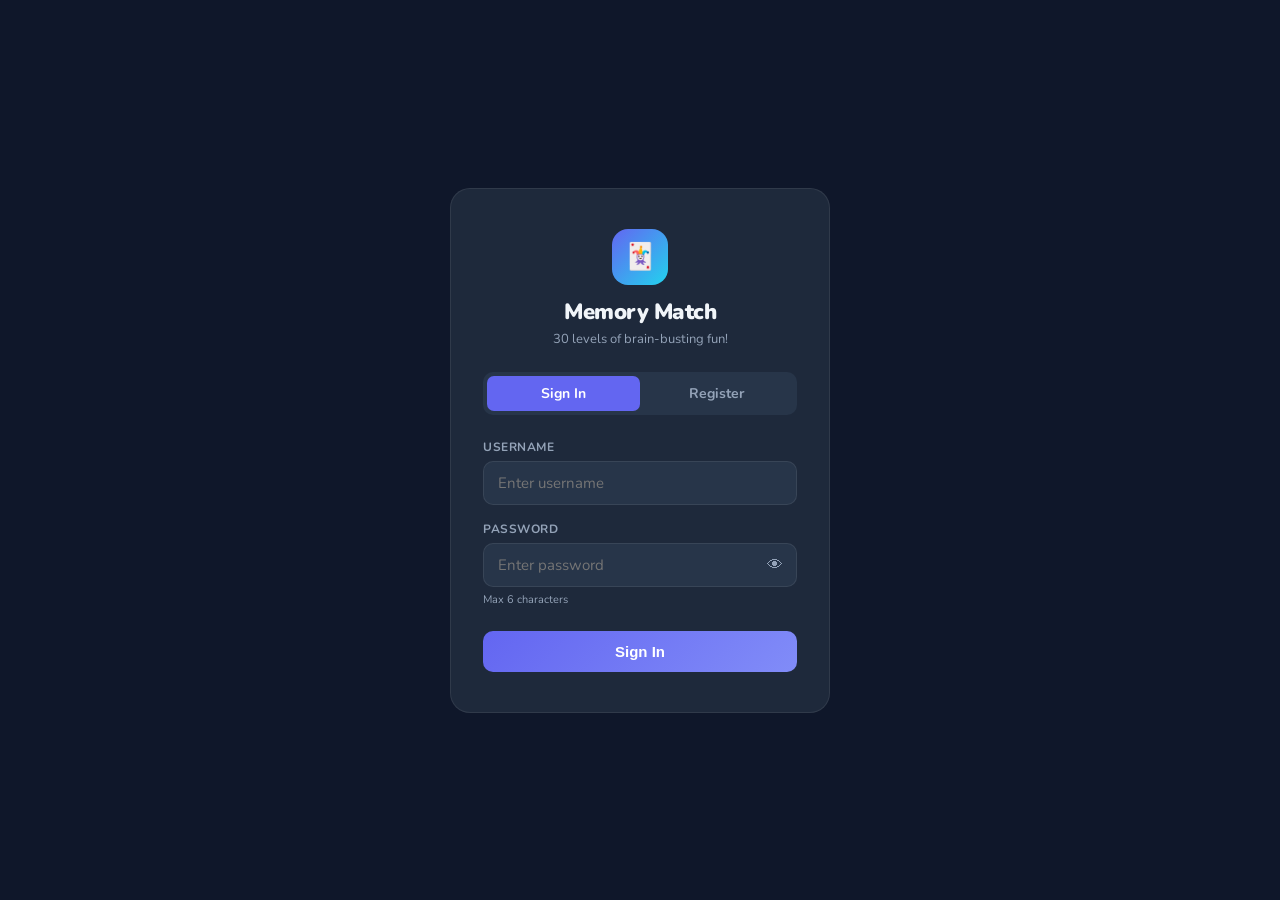
<file: memory-match-game/index.html>
<!DOCTYPE html>
<html lang="en">
<head>
  <meta charset="UTF-8" />
  <meta name="viewport" content="width=device-width, initial-scale=1.0" />
  <title>Memory Match — 30 Levels</title>
  <link rel="stylesheet" href="style.css" />
</head>
<body>
<div id="app" style="position:relative">
  <div id="auth">
    <div class="auth-card">
      <div class="auth-logo">
        <div class="logo-icon">🃏</div>
        <h1>Memory Match</h1>
        <p>30 levels of brain-busting fun!</p>
      </div>
      <div class="auth-tabs">
        <div class="auth-tab active" onclick="switchTab('login')">Sign In</div>
        <div class="auth-tab" onclick="switchTab('register')">Register</div>
      </div>
      <div id="login-form">
        <div class="form-group"><label>Username</label><div class="input-wrap"><input type="text" id="lu" placeholder="Enter username" /></div></div>
        <div class="form-group"><label>Password</label><div class="input-wrap"><input type="password" id="lp" placeholder="Enter password" maxlength="6" /><button class="show-btn" onclick="togglePw('lp', this)">👁</button></div><div class="hint">Max 6 characters</div></div>
        <div class="amsg" id="lmsg"></div>
        <button class="btn-pri" onclick="doLogin()">Sign In</button>
      </div>
      <div id="register-form" style="display:none">
        <div class="form-group"><label>Username</label><div class="input-wrap"><input type="text" id="ru" placeholder="Choose username" /></div></div>
        <div class="form-group"><label>Password</label><div class="input-wrap"><input type="password" id="rp" placeholder="Max 6 characters" maxlength="6" oninput="pwStrength(this.value)" /><button class="show-btn" onclick="togglePw('rp', this)">👁</button></div><div class="hint" id="pwhint">Max 6 characters</div></div>
        <div class="form-group"><label>Confirm Password</label><div class="input-wrap"><input type="password" id="rp2" placeholder="Repeat password" maxlength="6" /><button class="show-btn" onclick="togglePw('rp2', this)">👁</button></div></div>
        <div class="amsg" id="rmsg"></div>
        <button class="btn-pri" onclick="doRegister()">Create Account</button>
      </div>
    </div>
  </div>
  <div id="lvlsel">
    <div class="top-bar">
      <div style="display:flex;align-items:center;gap:10px"><span class="brand">🃏 Memory Match</span><span class="uname" id="ls-uname"></span></div>
      <button class="btn-sm" onclick="logout()">Log Out</button>
    </div>
    <div class="diff-tabs">
      <div class="diff-tab easy active" onclick="showDiff('easy', this)">Easy</div>
      <div class="diff-tab med" onclick="showDiff('med', this)">Medium</div>
      <div class="diff-tab hard" onclick="showDiff('hard', this)">Hard</div>
    </div>
    <div id="diff-info"></div>
    <div class="lvl-grid" id="lvl-grid"></div>
  </div>
  <div id="game">
    <div class="game-hdr">
      <div class="hdr-left"><span class="brand">🃏 Memory Match</span></div>
      <div class="hdr-stats">
        <div class="stat-pill"><span>Moves:</span> <span id="g-moves">0</span></div>
        <div class="stat-pill"><span>Limit:</span> <span id="g-limit">-</span></div>
        <div class="stat-pill"><span>Pairs:</span> <span id="g-pairs">0/0</span></div>
        <div class="stat-pill"><span>Time:</span> <span id="g-time">0s</span></div>
        <button class="btn-sm" onclick="goLevels()">Levels</button>
        <button class="btn-sm" onclick="restartLevel()">Restart</button>
      </div>
    </div>
    <div class="lvl-bar">
      <div class="lvl-bar-l"><span class="lvl-tag" id="g-diff-tag">Easy</span><span class="lvl-title" id="g-lvl-title">Level 1</span></div>
      <span class="move-limit" id="g-star-hint"></span>
    </div>
    <div class="prog-wrap">
      <div class="prog-bar-bg"><div class="prog-bar-fg" id="prog-bar" style="width:0%"></div></div>
      <span class="prog-label" id="prog-label">0 / 0 pairs</span>
    </div>
    <div class="board-wrap"><div id="board"></div></div>
  </div>
  <div class="overlay" id="win-ov">
    <div class="ov-card">
      <div class="ov-icon">🎉</div><div class="ov-title">Level Clear!</div>
      <div class="ov-sub" id="wov-sub"></div><div class="star-row" id="wov-stars"></div>
      <div class="ov-stats">
        <div class="ov-stat"><div class="ov-stat-v" id="wov-moves"></div><div class="ov-stat-l">Moves</div></div>
        <div class="ov-stat"><div class="ov-stat-v" id="wov-time"></div><div class="ov-stat-l">Seconds</div></div>
        <div class="ov-stat"><div class="ov-stat-v" id="wov-stars2"></div><div class="ov-stat-l">Stars</div></div>
      </div>
      <div class="ov-btns">
        <button class="btn-pri" id="wov-next" onclick="nextLevel()">Next Level</button>
        <button class="btn-sec" onclick="restartLevel(); hideOv('win-ov')">Retry</button>
        <button class="btn-sec" onclick="goLevels(); hideOv('win-ov')">Level Select</button>
      </div>
    </div>
  </div>
  <div class="overlay" id="fail-ov">
    <div class="ov-card">
      <div class="ov-icon">💔</div><div class="ov-title">Out of Moves!</div>
      <div class="ov-sub" id="fov-sub"></div>
      <div class="ov-btns" style="margin-top:1.5rem">
        <button class="btn-pri" onclick="restartLevel(); hideOv('fail-ov')">Try Again</button>
        <button class="btn-sec" onclick="goLevels(); hideOv('fail-ov')">Level Select</button>
      </div>
    </div>
  </div>
</div>
<script src="game.js"></script>
</body>
</html>
</file>
<file: memory-match-game/style.css>
@import url('https://fonts.googleapis.com/css2?family=Nunito:wght@400;600;700;800;900&display=swap');

* { box-sizing: border-box; margin: 0; padding: 0; }

:root {
  --bg:   #0f172a;
  --sur:  #1e293b;
  --sur2: #273549;
  --acc:  #6366f1;
  --acc2: #22d3ee;
  --tx:   #f1f5f9;
  --tx2:  #94a3b8;
  --brd:  rgba(255,255,255,0.08);
  --dan:  #f43f5e;
  --suc:  #10b981;
  --warn: #f59e0b;
}

body {
  font-family: 'Nunito', sans-serif;
  background: var(--bg);
  color: var(--tx);
  min-height: 100vh;
}

#app { min-height: 100vh; display: flex; flex-direction: column; position: relative; }

/* ── AUTH ───────────────────────────────────────────── */
#auth {
  display: flex;
  align-items: center;
  justify-content: center;
  min-height: 100vh;
  padding: 1rem;
}
.auth-card {
  background: var(--sur);
  border: 1px solid var(--brd);
  border-radius: 20px;
  padding: 2.5rem 2rem;
  width: 100%;
  max-width: 380px;
}
.auth-logo { text-align: center; margin-bottom: 1.5rem; }
.logo-icon {
  width: 56px; height: 56px; border-radius: 16px;
  background: linear-gradient(135deg, var(--acc), var(--acc2));
  display: flex; align-items: center; justify-content: center;
  font-size: 26px; margin: 0 auto .75rem;
}
.auth-logo h1 { font-size: 22px; font-weight: 900; letter-spacing: -.5px; }
.auth-logo p  { font-size: 13px; color: var(--tx2); margin-top: 3px; }

.auth-tabs {
  display: flex; background: var(--sur2);
  border-radius: 10px; padding: 4px; margin-bottom: 1.5rem;
}
.auth-tab {
  flex: 1; padding: 8px; text-align: center; border-radius: 7px;
  cursor: pointer; font-size: 14px; font-weight: 700; color: var(--tx2);
  transition: all .2s;
}
.auth-tab.active { background: var(--acc); color: #fff; }

.form-group { margin-bottom: 1rem; }
.form-group label {
  display: block; font-size: 12px; font-weight: 700;
  color: var(--tx2); margin-bottom: 6px;
  text-transform: uppercase; letter-spacing: .5px;
}
.input-wrap { position: relative; }
.input-wrap input {
  width: 100%; padding: 11px 40px 11px 14px;
  background: var(--sur2); border: 1px solid var(--brd);
  border-radius: 10px; color: var(--tx);
  font-size: 15px; font-family: 'Nunito', sans-serif;
  outline: none; transition: border .2s;
}
.input-wrap input:focus { border-color: var(--acc); }

.show-btn {
  position: absolute; right: 10px; top: 50%; transform: translateY(-50%);
  background: none; border: none; cursor: pointer; color: var(--tx2);
  font-size: 16px; padding: 4px; display: flex; align-items: center;
}
.show-btn:hover { color: var(--tx); }

.hint { font-size: 11px; color: var(--tx2); margin-top: 5px; }
.hint.error { color: var(--dan); }
.hint.ok    { color: var(--suc); }

.btn-pri {
  width: 100%; padding: 12px; border-radius: 10px; border: none;
  background: linear-gradient(135deg, var(--acc), #818cf8);
  color: #fff; font-size: 15px; font-weight: 800;
  cursor: pointer; transition: opacity .2s, transform .1s;
  margin-top: .5rem;
}
.btn-pri:hover  { opacity: .9; }
.btn-pri:active { transform: scale(.98); }

.amsg {
  text-align: center; font-size: 13px; margin-top: 1rem;
  padding: 8px; border-radius: 8px; display: none;
}
.amsg.err { background: rgba(244,63,94,.15); color: var(--dan); display: block; }
.amsg.ok  { background: rgba(16,185,129,.15); color: var(--suc); display: block; }

/* ── SHARED TOP BAR ─────────────────────────────────── */
.top-bar {
  display: flex; align-items: center; justify-content: space-between;
  padding: 1rem 1.25rem; background: var(--sur);
  border-bottom: 1px solid var(--brd); flex-wrap: wrap; gap: 8px;
}
.brand {
  font-size: 18px; font-weight: 900;
  background: linear-gradient(135deg, var(--acc), var(--acc2));
  -webkit-background-clip: text; -webkit-text-fill-color: transparent;
}
.uname { font-size: 13px; color: var(--tx2); }
.btn-sm {
  padding: 6px 14px; border-radius: 8px; border: 1px solid var(--brd);
  background: var(--sur2); color: var(--tx);
  font-size: 13px; font-weight: 700; cursor: pointer; transition: all .2s;
}
.btn-sm:hover { background: var(--acc); border-color: var(--acc); }

/* ── LEVEL SELECT ────────────────────────────────────── */
#lvlsel { display: none; flex-direction: column; min-height: 100vh; }

.diff-tabs {
  display: flex; gap: 0; background: var(--sur2);
  border-radius: 12px; padding: 4px;
  margin: 1.25rem auto; max-width: 360px; width: 90%;
}
.diff-tab {
  flex: 1; padding: 8px 0; text-align: center; border-radius: 8px;
  cursor: pointer; font-size: 14px; font-weight: 700;
  color: var(--tx2); transition: all .2s;
}
.diff-tab.easy.active { background: #10b981; color: #fff; }
.diff-tab.med.active  { background: #f59e0b; color: #fff; }
.diff-tab.hard.active { background: #f43f5e; color: #fff; }

.diff-badge {
  display: inline-block; font-size: 11px; font-weight: 700;
  padding: 3px 10px; border-radius: 20px; margin: 0 auto .5rem;
}
.diff-badge.easy { background: rgba(16,185,129,.15); color: #10b981; }
.diff-badge.med  { background: rgba(245,158,11,.15);  color: #f59e0b; }
.diff-badge.hard { background: rgba(244,63,94,.15);   color: #f43f5e; }

#diff-info { text-align: center; padding: 0 1rem .75rem; }
.lvl-info  { font-size: 13px; color: var(--tx2); padding-bottom: 1rem; }

.lvl-grid {
  display: grid; grid-template-columns: repeat(5, 1fr);
  gap: 10px; padding: 0 1.25rem 1.5rem;
  max-width: 560px; margin: 0 auto; width: 100%;
}
.lvl-btn {
  aspect-ratio: 1; border-radius: 14px;
  border: 2px solid var(--brd); background: var(--sur2);
  cursor: pointer; display: flex; flex-direction: column;
  align-items: center; justify-content: center;
  gap: 4px; transition: all .2s;
}
.lvl-btn:hover:not(.locked) { transform: scale(1.06); border-color: var(--acc); }
.lvl-btn.locked  { opacity: .4; cursor: not-allowed; }
.lvl-btn.done    { border-color: var(--suc); }
.lvl-btn .lvl-num { font-size: 20px; font-weight: 900; }
.lvl-btn .stars   { font-size: 13px; letter-spacing: 1px; }
.lvl-btn .lock-ico{ font-size: 18px; }

/* ── GAME SCREEN ─────────────────────────────────────── */
#game { display: none; flex-direction: column; min-height: 100vh; }

.game-hdr {
  display: flex; align-items: center; justify-content: space-between;
  padding: 1rem 1.25rem; background: var(--sur);
  border-bottom: 1px solid var(--brd); flex-wrap: wrap; gap: 8px;
}
.hdr-left  { display: flex; align-items: center; gap: 10px; }
.hdr-stats { display: flex; gap: 10px; align-items: center; flex-wrap: wrap; }

.stat-pill {
  background: var(--sur2); border: 1px solid var(--brd);
  border-radius: 20px; padding: 5px 12px;
  font-size: 13px; font-weight: 700;
}
.stat-pill span { color: var(--tx2); font-weight: 600; }

.lvl-bar {
  display: flex; align-items: center; justify-content: space-between;
  padding: .75rem 1.25rem; background: var(--sur);
  border-bottom: 1px solid var(--brd);
}
.lvl-bar-l { display: flex; align-items: center; gap: 10px; }
.lvl-tag {
  font-size: 13px; font-weight: 700; padding: 4px 12px; border-radius: 20px;
}
.lvl-tag.easy { background: rgba(16,185,129,.15); color: #10b981; }
.lvl-tag.med  { background: rgba(245,158,11,.15);  color: #f59e0b; }
.lvl-tag.hard { background: rgba(244,63,94,.15);   color: #f43f5e; }
.lvl-title  { font-size: 15px; font-weight: 800; }
.move-limit { font-size: 13px; color: var(--tx2); }

.prog-wrap {
  display: flex; align-items: center; gap: 10px;
  padding: .5rem 1.25rem; background: var(--sur);
  border-bottom: 1px solid var(--brd);
}
.prog-bar-bg {
  flex: 1; height: 6px; background: var(--sur2);
  border-radius: 3px; overflow: hidden;
}
.prog-bar-fg {
  height: 100%; background: var(--acc);
  border-radius: 3px; transition: width .4s;
}
.prog-label { font-size: 12px; color: var(--tx2); font-weight: 700; white-space: nowrap; }

.board-wrap {
  flex: 1; display: flex; align-items: flex-start;
  justify-content: center; padding: 1.25rem;
}
#board { display: grid; gap: 10px; }

/* ── CARDS ───────────────────────────────────────────── */
.card {
  aspect-ratio: 1; border-radius: 12px; cursor: pointer;
  perspective: 600px; transition: transform .1s;
}
.card:hover:not(.flipped):not(.matched) { transform: scale(1.04); }
.card-inner {
  width: 100%; height: 100%; position: relative;
  transform-style: preserve-3d; transition: transform .4s;
}
.card.flipped  .card-inner,
.card.matched  .card-inner { transform: rotateY(180deg); }

.card-front, .card-back {
  position: absolute; inset: 0; border-radius: 12px;
  display: flex; align-items: center; justify-content: center;
  backface-visibility: hidden; -webkit-backface-visibility: hidden;
}
.card-front {
  background: var(--sur2); border: 1px solid var(--brd);
}
.card-front::after {
  content: '?'; font-size: 26px; font-weight: 900; color: var(--tx2);
}
.card-back {
  background: var(--sur);
  border: 1px solid rgba(99,102,241,.4);
  transform: rotateY(180deg);
}
.card-back .em { font-size: 34px; line-height: 1; }
.card.matched .card-back {
  background: rgba(16,185,129,.15);
  border-color: rgba(16,185,129,.5);
}

/* ── OVERLAYS ────────────────────────────────────────── */
.overlay {
  display: none; position: absolute; inset: 0;
  background: rgba(0,0,0,.72);
  align-items: center; justify-content: center; z-index: 100;
  min-height: 100vh;
}
.overlay.show { display: flex; }

.ov-card {
  background: var(--sur); border: 1px solid var(--brd);
  border-radius: 20px; padding: 2.5rem 2rem;
  text-align: center; max-width: 320px; width: 90%;
  animation: popIn .4s cubic-bezier(.34,1.56,.64,1);
}
@keyframes popIn {
  from { transform: scale(.7); opacity: 0; }
  to   { transform: scale(1);  opacity: 1; }
}
.ov-icon  { font-size: 60px; margin-bottom: 1rem; }
.ov-title { font-size: 26px; font-weight: 900; margin-bottom: .5rem; }
.ov-sub   { color: var(--tx2); font-size: 14px; margin-bottom: 1.5rem; }
.star-row { font-size: 32px; letter-spacing: 6px; margin-bottom: 1.5rem; }
.ov-stats {
  display: flex; gap: 10px; justify-content: center;
  margin-bottom: 1.5rem; flex-wrap: wrap;
}
.ov-stat  { background: var(--sur2); border-radius: 10px; padding: 10px 16px; }
.ov-stat-v{ font-size: 20px; font-weight: 900; }
.ov-stat-l{ font-size: 11px; color: var(--tx2); font-weight: 700; text-transform: uppercase; }
.ov-btns  { display: flex; flex-direction: column; gap: 8px; }
.btn-sec  {
  width: 100%; padding: 10px; border-radius: 10px;
  border: 1px solid var(--brd); background: var(--sur2);
  color: var(--tx); font-size: 14px; font-weight: 700;
  cursor: pointer; transition: all .2s;
}
.btn-sec:hover { background: var(--sur); }

/* ── RESPONSIVE ─────────────────────────────────────── */
@media (max-width: 480px) {
  .lvl-grid { grid-template-columns: repeat(5, 1fr); gap: 8px; padding: 0 .75rem 1rem; }
  .hdr-stats { gap: 6px; }
  .stat-pill { padding: 4px 8px; font-size: 12px; }
}
</file>
